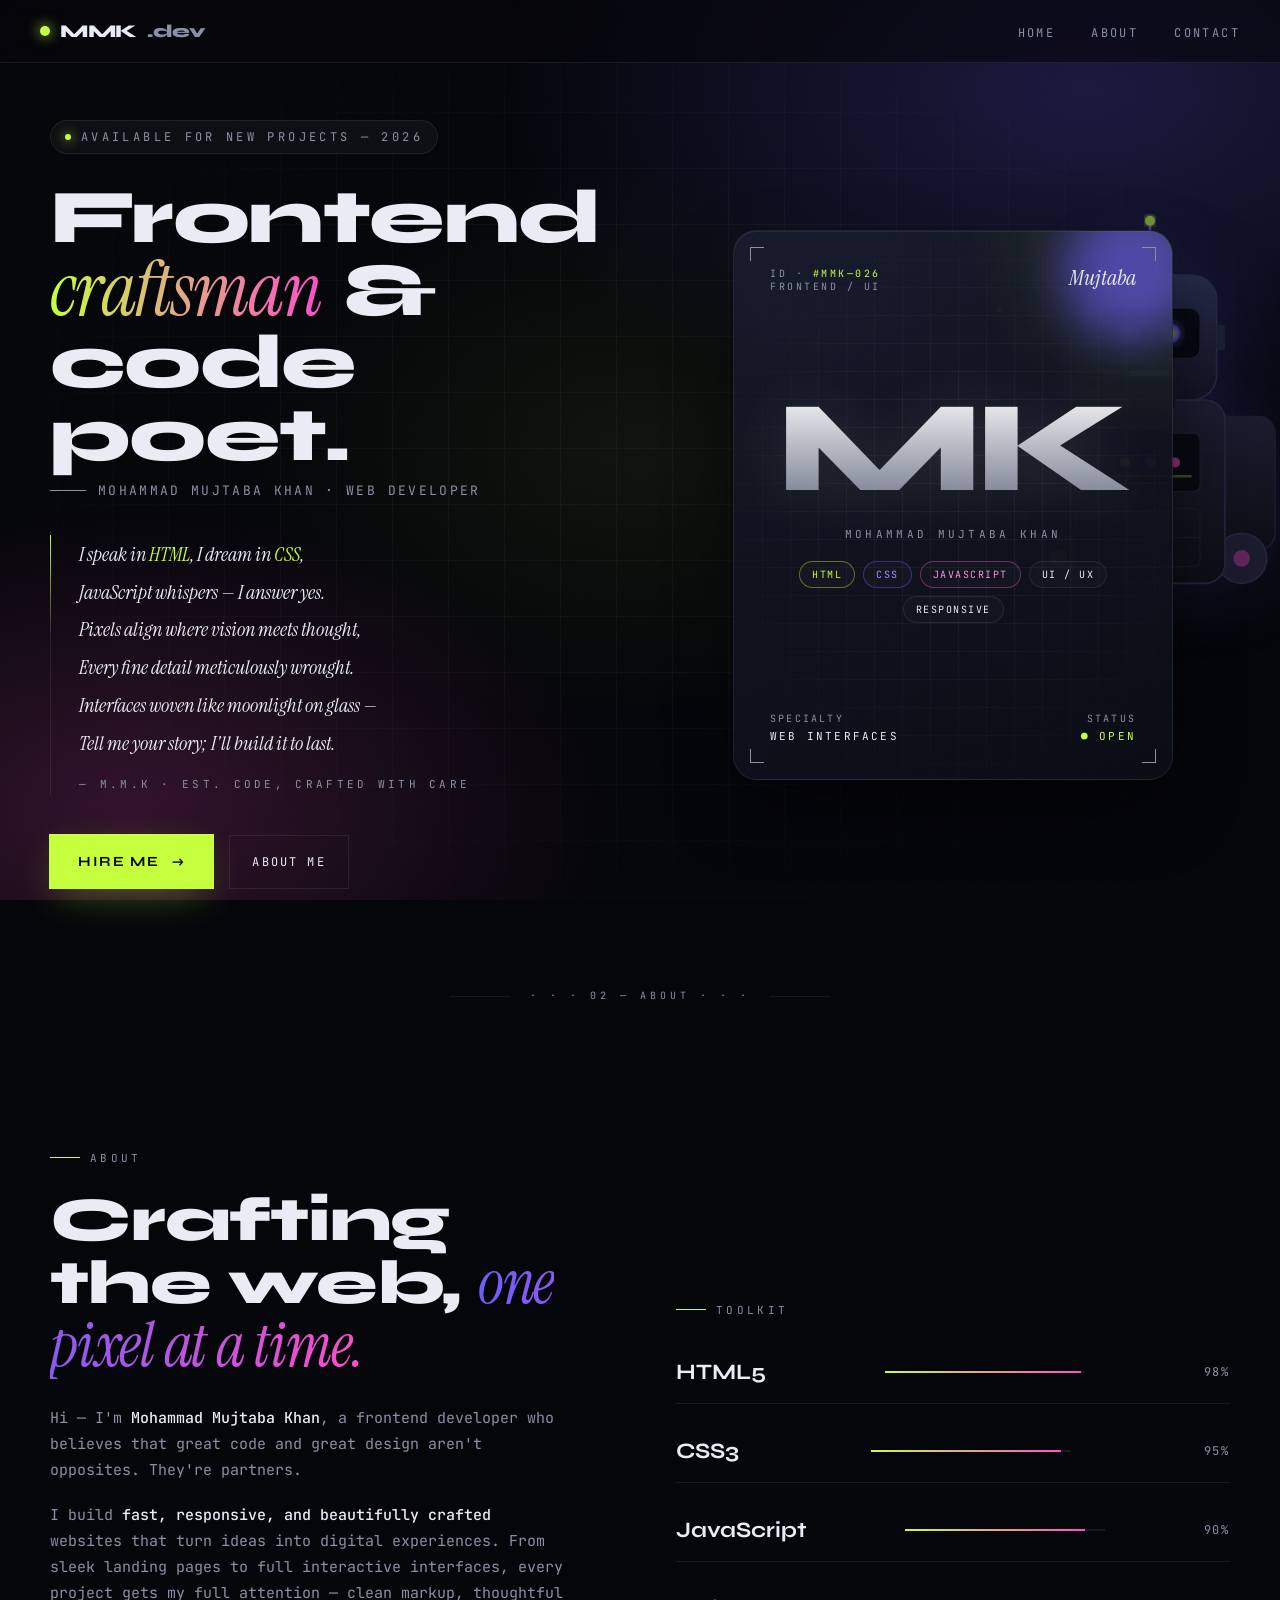
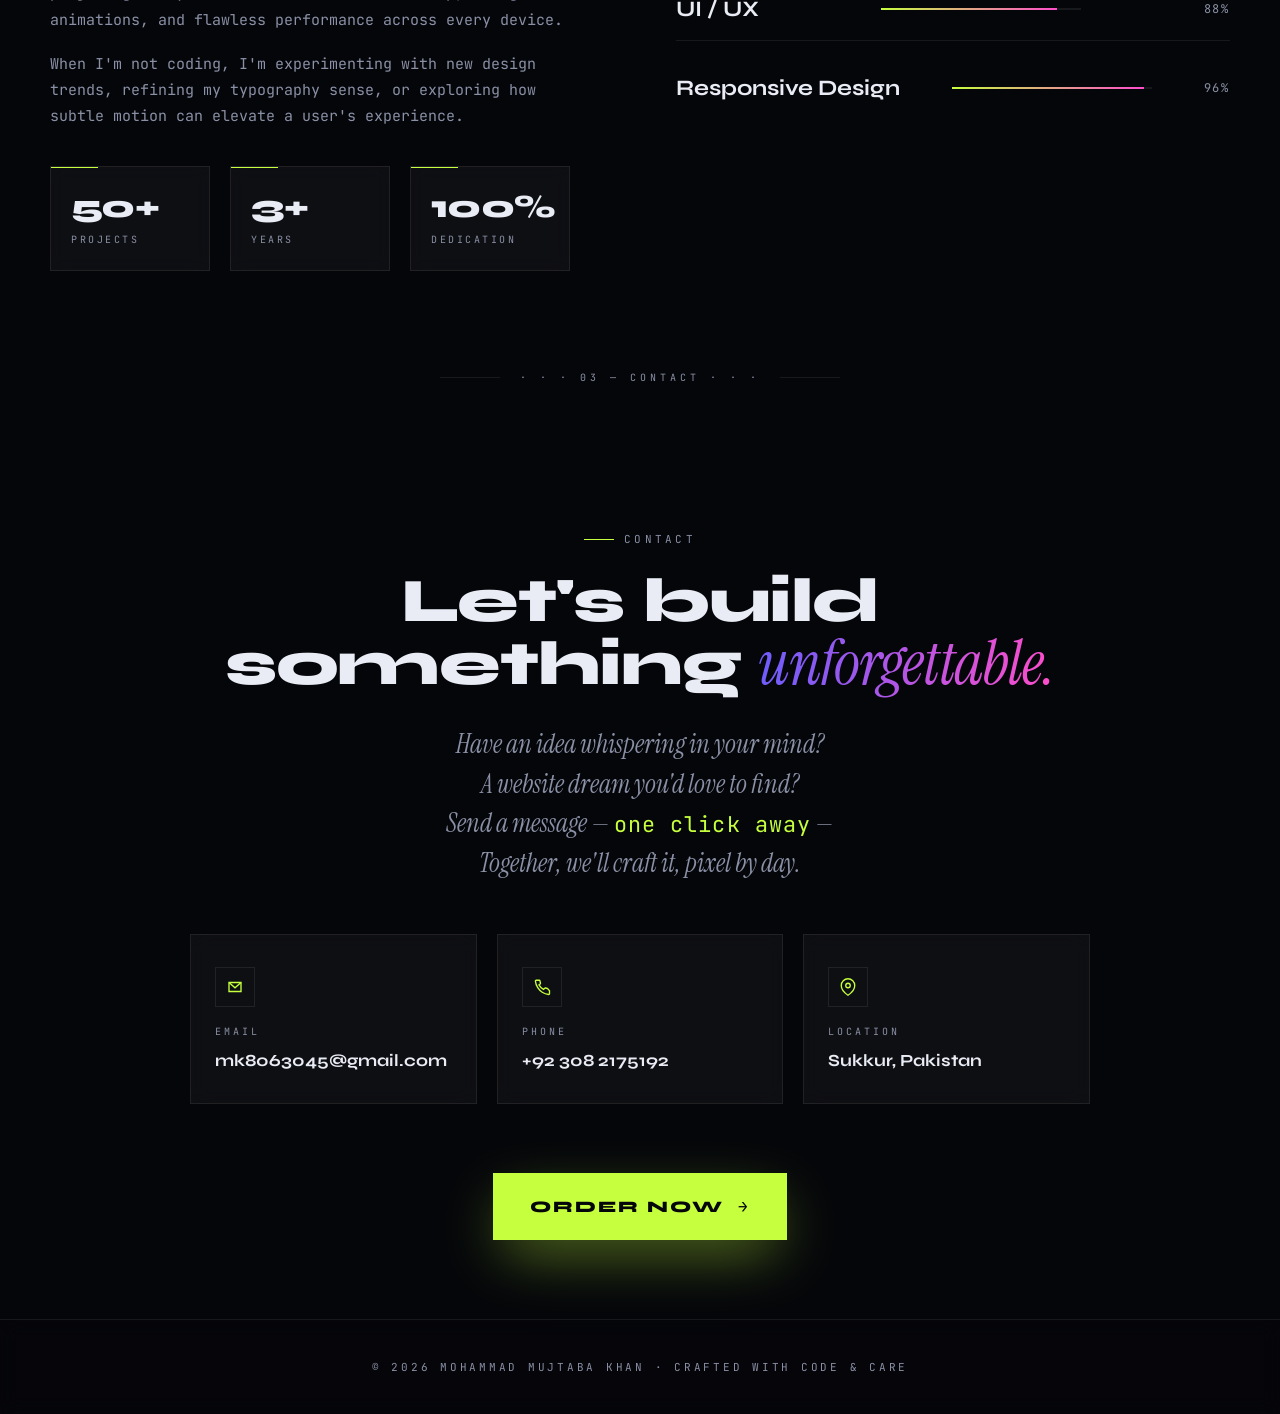
<file: Dev.html>
<!DOCTYPE html>
<html lang="en">
<head>
    <meta charset="UTF-8">
    <meta name="viewport" content="width=device-width, initial-scale=1.0">
    <title>Mohammad Mujtaba Khan — Frontend Developer</title>
<link rel="preconnect" href="https://fonts.googleapis.com">
<link rel="preconnect" href="https://fonts.gstatic.com" crossorigin>
<link href="https://fonts.googleapis.com/css2?family=Instrument+Serif:ital@0;1&family=JetBrains+Mono:wght@300;400;500&family=Syne:wght@500;700;800&display=swap" rel="stylesheet">
<link rel="stylesheet" href="Dev.css">
</head>
<body>
    
<!-- Ambient bg -->
<div class="ambient"></div>
<div class="grid-lines"></div>

<!-- ANIMATED ROBOT (fixed background) -->
<div class="robot-stage">
  <svg class="robot" viewBox="0 0 600 700" xmlns="http://www.w3.org/2000/svg">
    <defs>
      <linearGradient id="bodyGrad" x1="0%" y1="0%" x2="0%" y2="100%">
        <stop offset="0%" stop-color="#2a2f4a"/>
        <stop offset="100%" stop-color="#12141f"/>
      </linearGradient>
      <linearGradient id="headGrad" x1="0%" y1="0%" x2="0%" y2="100%">
        <stop offset="0%" stop-color="#3a4066"/>
        <stop offset="100%" stop-color="#1a1d30"/>
      </linearGradient>
      <radialGradient id="eyeGrad">
        <stop offset="0%" stop-color="#c6ff3d"/>
        <stop offset="70%" stop-color="#6d5dfc"/>
        <stop offset="100%" stop-color="#05060a"/>
      </radialGradient>
      <filter id="glow">
        <feGaussianBlur stdDeviation="4" result="blur"/>
        <feMerge><feMergeNode in="blur"/><feMergeNode in="SourceGraphic"/></feMerge>
      </filter>
    </defs>

    <!-- Antenna -->
    <line x1="300" y1="80" x2="300" y2="140" stroke="#6d5dfc" stroke-width="3"/>
    <circle class="robot-antenna-light" cx="300" cy="75" r="6" fill="#c6ff3d" filter="url(#glow)"/>

    <!-- Arms -->
    <g class="robot-arm-l">
      <rect x="150" y="310" width="80" height="160" rx="20" fill="url(#bodyGrad)" stroke="#2a2f4a" stroke-width="2"/>
      <circle cx="190" cy="480" r="30" fill="#2a2f4a" stroke="#3a4066" stroke-width="2"/>
      <circle cx="190" cy="480" r="10" fill="#c6ff3d" opacity="0.6"/>
    </g>
    <g class="robot-arm-r">
      <rect x="370" y="310" width="80" height="160" rx="20" fill="url(#bodyGrad)" stroke="#2a2f4a" stroke-width="2"/>
      <circle cx="410" cy="480" r="30" fill="#2a2f4a" stroke="#3a4066" stroke-width="2"/>
      <circle cx="410" cy="480" r="10" fill="#ff4dcb" opacity="0.6"/>
    </g>

    <!-- Body -->
    <rect x="210" y="290" width="180" height="220" rx="24" fill="url(#bodyGrad)" stroke="#3a4066" stroke-width="2"/>
    <!-- Chest panel -->
    <rect x="240" y="330" width="120" height="70" rx="8" fill="#0a0d16" stroke="#2a2f4a" stroke-width="1.5"/>
    <circle class="robot-chest-light" cx="270" cy="365" r="6" fill="#c6ff3d"/>
    <circle class="robot-chest-light" cx="300" cy="365" r="6" fill="#6d5dfc" style="animation-delay:0.3s"/>
    <circle class="robot-chest-light" cx="330" cy="365" r="6" fill="#ff4dcb" style="animation-delay:0.6s"/>
    <rect x="250" y="380" width="100" height="3" rx="1" fill="#c6ff3d" opacity="0.5"/>
    <rect x="250" y="388" width="70" height="3" rx="1" fill="#6d5dfc" opacity="0.5"/>

    <!-- body grid lines -->
    <rect x="240" y="420" width="120" height="70" rx="6" fill="none" stroke="#2a2f4a" stroke-width="1"/>
    <line x1="240" y1="455" x2="360" y2="455" stroke="#2a2f4a" stroke-width="1"/>
    <line x1="300" y1="420" x2="300" y2="490" stroke="#2a2f4a" stroke-width="1"/>

    <!-- Head -->
    <g class="robot-head">
      <rect x="220" y="140" width="160" height="150" rx="30" fill="url(#headGrad)" stroke="#3a4066" stroke-width="2"/>
      <!-- Visor background -->
      <rect x="240" y="180" width="120" height="60" rx="12" fill="#05060a" stroke="#2a2f4a" stroke-width="1.5"/>
      <!-- Eyes -->
      <g class="robot-eye" style="transform-origin:275px 210px">
        <circle cx="275" cy="210" r="14" fill="url(#eyeGrad)" filter="url(#glow)"/>
      </g>
      <g class="robot-eye" style="transform-origin:325px 210px;animation-delay:0.05s">
        <circle cx="325" cy="210" r="14" fill="url(#eyeGrad)" filter="url(#glow)"/>
      </g>
      <!-- Mouth -->
      <rect x="275" y="255" width="50" height="6" rx="3" fill="#c6ff3d" opacity="0.7"/>
      <!-- Side details -->
      <rect x="210" y="200" width="10" height="30" rx="3" fill="#2a2f4a"/>
      <rect x="380" y="200" width="10" height="30" rx="3" fill="#2a2f4a"/>
    </g>

    <!-- Base / Neck -->
    <rect x="270" y="285" width="60" height="15" rx="4" fill="#1a1d30" stroke="#2a2f4a" stroke-width="1"/>

    <!-- Floating particles -->
    <circle cx="120" cy="200" r="3" fill="#c6ff3d" opacity="0.6">
      <animate attributeName="cy" values="200;180;200" dur="3s" repeatCount="indefinite"/>
    </circle>
    <circle cx="480" cy="250" r="2" fill="#ff4dcb" opacity="0.6">
      <animate attributeName="cy" values="250;220;250" dur="4s" repeatCount="indefinite"/>
    </circle>
    <circle cx="100" cy="400" r="2" fill="#6d5dfc" opacity="0.6">
      <animate attributeName="cy" values="400;380;400" dur="3.5s" repeatCount="indefinite"/>
    </circle>
    <circle cx="500" cy="550" r="3" fill="#c6ff3d" opacity="0.5">
      <animate attributeName="cy" values="550;530;550" dur="4s" repeatCount="indefinite"/>
    </circle>
  </svg>
</div>

<!-- NAVIGATION -->
<nav class="nav">
  <a href="#home" class="logo">
    <span class="logo-dot"></span>
    MMK<span style="color:var(--ink-dim)">.dev</span>
  </a>
  <ul class="nav-links">
    <li><a href="#home">Home</a></li>
    <li><a href="#about">About</a></li>
    <li><a href="#contact">Contact</a></li>
  </ul>
</nav>

<!-- HOME -->
<section id="home">
  <div class="container">
    <div class="home-grid">
      <div>
        <div class="eyebrow rise d-1">
          <span class="dot"></span>
          Available for new projects — 2026
        </div>
        <h1 class="name rise d-2">
          Frontend<br/>
          <span class="italic">craftsman</span> &amp; code poet.
        </h1>
        <div class="role rise d-3">Mohammad Mujtaba Khan · Web Developer</div>

        <div class="poem rise d-4">
          <p>I speak in <span class="accent">HTML</span>, I dream in <span class="accent">CSS</span>,</p>
          <p>JavaScript whispers — I answer yes.</p>
          <p>Pixels align where vision meets thought,</p>
          <p>Every fine detail meticulously wrought.</p>
          <p>Interfaces woven like moonlight on glass —</p>
          <p>Tell me your story; I'll build it to last.</p>
          <div class="signoff">— M.M.K · Est. code, crafted with care</div>
        </div>

        <div class="cta-row rise d-5">
          <a class="cta" href="mailto:mk8063045@gmail.com?subject=Project%20Inquiry%20—%20Let%27s%20Build%20Something&body=Hi%20Mujtaba%2C%0A%0AI%27d%20like%20to%20discuss%20a%20project%20with%20you.%0A%0AProject%20type%3A%20%0ATimeline%3A%20%0ABudget%3A%20%0A%0ADetails%3A%0A%0AThanks%21">
            Hire Me <span class="arrow">→</span>
          </a>
          <a class="cta-ghost" href="#about">About Me</a>
        </div>
      </div>

      <!-- 3D Card -->
      <div class="card-wrap rise d-3">
        <div class="card" id="tiltCard">
          <div class="card-face">
            <div class="card-grid"></div>
            <div class="orb orb-1"></div>
            <div class="orb orb-2"></div>
            <div class="card-glow"></div>
            <span class="tick t-tl"></span><span class="tick t-tr"></span>
            <span class="tick t-bl"></span><span class="tick t-br"></span>
            <div class="card-header">
              <div class="id-tag">ID · <span>#MMK—026</span><br/>Frontend / UI</div>
              <div class="sig">Mujtaba</div>
            </div>
            <div class="card-center">
              <div class="initials">MK</div>
              <div class="full-name">Mohammad Mujtaba Khan</div>
              <div class="skills">
                <span class="chip c-1">HTML</span>
                <span class="chip c-2">CSS</span>
                <span class="chip c-3">JavaScript</span>
                <span class="chip">UI / UX</span>
                <span class="chip">Responsive</span>
              </div>
            </div>
            <div class="card-footer">
              <div>Specialty<span class="val">Web Interfaces</span></div>
              <div style="text-align:right">Status<span class="val" style="color:var(--accent)">● Open</span></div>
            </div>
          </div>
        </div>
      </div>
    </div>
  </div>
</section>

<div class="section-divider">· · · 02 — About · · ·</div>

<!-- ABOUT -->
<section id="about">
  <div class="container">
    <div class="about-grid">
      <div class="reveal">
        <div class="section-label">About</div>
        <h2 class="heading">Crafting the web, <span class="italic">one pixel at a time.</span></h2>
        <div class="about-text">
          <p>Hi — I'm <strong>Mohammad Mujtaba Khan</strong>, a frontend developer who believes that great code and great design aren't opposites. They're partners.</p>
          <p>I build <strong>fast, responsive, and beautifully crafted</strong> websites that turn ideas into digital experiences. From sleek landing pages to full interactive interfaces, every project gets my full attention — clean markup, thoughtful animations, and flawless performance across every device.</p>
          <p>When I'm not coding, I'm experimenting with new design trends, refining my typography sense, or exploring how subtle motion can elevate a user's experience.</p>
        </div>

        <div class="stats">
          <div class="stat">
            <div class="stat-num">50+</div>
            <div class="stat-label">Projects</div>
          </div>
          <div class="stat">
            <div class="stat-num">3+</div>
            <div class="stat-label">Years</div>
          </div>
          <div class="stat">
            <div class="stat-num">100%</div>
            <div class="stat-label">Dedication</div>
          </div>
        </div>
      </div>

      <div class="reveal">
        <div class="section-label">Toolkit</div>
        <div class="skill-list">
          <div class="skill-row">
            <span class="skill-name">HTML5</span>
            <span class="skill-bar" style="--fill:98%"></span>
            <span class="skill-pct">98%</span>
          </div>
          <div class="skill-row">
            <span class="skill-name">CSS3</span>
            <span class="skill-bar" style="--fill:95%"></span>
            <span class="skill-pct">95%</span>
          </div>
          <div class="skill-row">
            <span class="skill-name">JavaScript</span>
            <span class="skill-bar" style="--fill:90%"></span>
            <span class="skill-pct">90%</span>
          </div>
          <div class="skill-row">
            <span class="skill-name">UI / UX</span>
            <span class="skill-bar" style="--fill:88%"></span>
            <span class="skill-pct">88%</span>
          </div>
          <div class="skill-row">
            <span class="skill-name">Responsive Design</span>
            <span class="skill-bar" style="--fill:96%"></span>
            <span class="skill-pct">96%</span>
          </div>
        </div>
      </div>
    </div>
  </div>
</section>

<div class="section-divider">· · · 03 — Contact · · ·</div>

<!-- CONTACT -->
<section id="contact">
  <div class="container">
    <div class="contact-wrap reveal">
      <div class="section-label" style="justify-content:center">Contact</div>
      <h2 class="heading">Let's build something <span class="italic">unforgettable.</span></h2>
      <p class="contact-poem">
        Have an idea whispering in your mind?<br/>
        A website dream you'd love to find?<br/>
        Send a message — <span class="accent">one click away</span> —<br/>
        Together, we'll craft it, pixel by day.
      </p>

      <div class="contact-methods">
        <a class="contact-card" href="mailto:mk8063045@gmail.com?subject=Project%20Inquiry">
          <div class="contact-icon">
            <svg width="18" height="18" viewBox="0 0 24 24" fill="none" stroke="currentColor" stroke-width="1.8"><path d="M4 6h16v12H4z"/><path d="M4 6l8 7 8-7"/></svg>
          </div>
          <div class="contact-title">Email</div>
          <div class="contact-value">mk8063045@gmail.com</div>
        </a>
        <a class="contact-card" href="tel:+923082175192">
          <div class="contact-icon">
            <svg width="18" height="18" viewBox="0 0 24 24" fill="none" stroke="currentColor" stroke-width="1.8"><path d="M22 16.92V21a1 1 0 01-1.09 1 19.86 19.86 0 01-8.63-3.07 19.5 19.5 0 01-6-6A19.86 19.86 0 013.21 4.1 1 1 0 014.2 3h4.09a1 1 0 011 .75 12.84 12.84 0 00.7 2.81 1 1 0 01-.22 1L7.91 9.27a16 16 0 006 6l1.71-1.71a1 1 0 011-.22 12.84 12.84 0 002.81.7 1 1 0 01.75 1z"/></svg>
          </div>
          <div class="contact-title">Phone</div>
          <div class="contact-value">+92 308 2175192</div>
        </a>
        <a class="contact-card" href="#" onclick="return false">
          <div class="contact-icon">
            <svg width="18" height="18" viewBox="0 0 24 24" fill="none" stroke="currentColor" stroke-width="1.8"><path d="M21 10c0 7-9 13-9 13s-9-6-9-13a9 9 0 0118 0z"/><circle cx="12" cy="10" r="3"/></svg>
          </div>
          <div class="contact-title">Location</div>
          <div class="contact-value">Sukkur, Pakistan</div>
        </a>
      </div>

      <a class="big-cta" href="mailto:mk8063045@gmail.com?subject=Project%20Inquiry%20—%20Let%27s%20Build%20Something&body=Hi%20Mujtaba%2C%0A%0AI%27d%20like%20to%20discuss%20a%20project%20with%20you.%0A%0AProject%20type%3A%20%0ATimeline%3A%20%0ABudget%3A%20%0A%0ADetails%3A%0A%0AThanks%21">
        Order Now <span style="font-family:'JetBrains Mono',monospace">→</span>
      </a>
    </div>
  </div>
</section>

<!-- FOOTER -->
<footer>
  © 2026 Mohammad Mujtaba Khan · Crafted with code &amp; care
</footer>

<div class="noise"></div>







<script src="devv.js"></script>

</body>
</html>
</file>
<file: Dev.css>
:root{
    --bg-0:#05060a;
    --bg-1:#0a0d16;
    --ink:#e9ecf5;
    --ink-dim:#8a90a5;
    --accent:#c6ff3d;
    --accent-2:#6d5dfc;
    --accent-3:#ff4dcb;
    --glass:rgba(255,255,255,0.04);
    --line:rgba(255,255,255,0.08);
  }

  *{box-sizing:border-box;margin:0;padding:0}

  html{scroll-behavior:smooth}

  body{
    background:var(--bg-0);
    color:var(--ink);
    font-family:'JetBrains Mono', monospace;
    overflow-x:hidden;
    min-height:100vh;
  }

  /* ---------- NAVIGATION ---------- */
  .nav{
    position:fixed;top:0;left:0;right:0;z-index:100;
    padding:20px 40px;
    display:flex;justify-content:space-between;align-items:center;
    backdrop-filter:blur(14px);
    background:rgba(5,6,10,0.6);
    border-bottom:1px solid var(--line);
  }
  .logo{
    font-family:'Syne', sans-serif;
    font-weight:800;
    font-size:18px;
    letter-spacing:-0.02em;
    color:var(--ink);
    text-decoration:none;
    display:flex;align-items:center;gap:10px;
  }
  .logo .logo-dot{
    width:10px;height:10px;border-radius:50%;
    background:var(--accent);
    box-shadow:0 0 14px var(--accent);
    animation:pulse 1.8s ease-in-out infinite;
  }
  .nav-links{display:flex;gap:36px;list-style:none}
  .nav-links a{
    font-family:'JetBrains Mono', monospace;
    font-size:12px;
    letter-spacing:0.2em;
    text-transform:uppercase;
    color:var(--ink-dim);
    text-decoration:none;
    transition:color .3s;
    position:relative;
  }
  .nav-links a:hover{color:var(--accent)}
  .nav-links a::after{
    content:"";position:absolute;left:0;bottom:-6px;
    width:0;height:1px;background:var(--accent);transition:width .3s;
  }
  .nav-links a:hover::after{width:100%}

  @media (max-width: 700px){
    .nav{padding:16px 20px}
    .nav-links{gap:20px}
    .nav-links a{font-size:11px;letter-spacing:0.15em}
  }

  /* ---------- ANIMATED ROBOT (BACKGROUND) ---------- */
  .robot-stage{
    position:fixed;
    top:50%;
    right:-120px;
    transform:translateY(-50%);
    width:500px;height:600px;
    z-index:0;
    pointer-events:none;
    opacity:0.55;
    filter:drop-shadow(0 0 40px rgba(109,93,252,0.3));
  }
  @media (max-width:900px){
    .robot-stage{
      right:-200px;
      opacity:0.25;
      width:400px;height:480px;
    }
  }

  .robot{
    width:100%;height:100%;
    animation:robot-float 6s ease-in-out infinite;
  }
  @keyframes robot-float{
    0%,100%{transform:translateY(0) rotate(-2deg)}
    50%{transform:translateY(-20px) rotate(2deg)}
  }
  .robot-head{transform-origin:center; animation:head-tilt 4s ease-in-out infinite}
  @keyframes head-tilt{
    0%,100%{transform:rotate(0deg)}
    25%{transform:rotate(-3deg)}
    75%{transform:rotate(3deg)}
  }
  .robot-eye{animation:blink 4s infinite}
  @keyframes blink{
    0%,45%,55%,100%{transform:scaleY(1)}
    50%{transform:scaleY(0.1)}
  }
  .robot-antenna-light{animation:antenna-pulse 1.5s ease-in-out infinite}
  @keyframes antenna-pulse{
    0%,100%{opacity:1;r:6}
    50%{opacity:0.4;r:4}
  }
  .robot-chest-light{animation:chest-pulse 2s ease-in-out infinite}
  @keyframes chest-pulse{
    0%,100%{opacity:1}
    50%{opacity:0.3}
  }
  .robot-arm-l{transform-origin:230px 340px; animation:arm-wave-l 3s ease-in-out infinite}
  .robot-arm-r{transform-origin:370px 340px; animation:arm-wave-r 3s ease-in-out infinite}
  @keyframes arm-wave-l{
    0%,100%{transform:rotate(0deg)}
    50%{transform:rotate(-8deg)}
  }
  @keyframes arm-wave-r{
    0%,100%{transform:rotate(0deg)}
    50%{transform:rotate(8deg)}
  }

  /* ---------- AMBIENT BG ---------- */
  .ambient{
    position:fixed;inset:0;z-index:-2;
    background:
      radial-gradient(1000px 600px at 85% 10%, rgba(109,93,252,0.22), transparent 60%),
      radial-gradient(800px 500px at 10% 90%, rgba(255,77,203,0.18), transparent 60%),
      radial-gradient(600px 400px at 50% 50%, rgba(198,255,61,0.06), transparent 70%);
  }
  .grid-lines{
    position:fixed;inset:0;z-index:-1;
    background-image:
      linear-gradient(rgba(255,255,255,0.03) 1px, transparent 1px),
      linear-gradient(90deg, rgba(255,255,255,0.03) 1px, transparent 1px);
    background-size:56px 56px;
    mask-image:radial-gradient(ellipse at center, #000 40%, transparent 80%);
    -webkit-mask-image:radial-gradient(ellipse at center, #000 40%, transparent 80%);
  }
  .noise{
    position:fixed;inset:0;pointer-events:none;z-index:80;opacity:0.04;
    background-image:url("data:image/svg+xml;utf8,<svg xmlns='http://www.w3.org/2000/svg' width='160' height='160'><filter id='n'><feTurbulence type='fractalNoise' baseFrequency='0.9' numOctaves='2'/></filter><rect width='100%' height='100%' filter='url(%23n)' opacity='0.6'/></svg>");
    mix-blend-mode:overlay;
  }

  /* ---------- SECTIONS ---------- */
  section{
    position:relative;
    min-height:100vh;
    padding:120px 40px 80px;
    display:flex;align-items:center;
    z-index:2;
  }
  @media (max-width: 700px){
    section{padding:100px 20px 60px}
  }

  .container{
    width:min(1180px, 100%);
    margin:0 auto;
    position:relative;
    z-index:3;
  }

  .section-label{
    display:inline-flex;align-items:center;gap:10px;
    font-size:11px;letter-spacing:0.3em;text-transform:uppercase;
    color:var(--ink-dim);
    margin-bottom:24px;
  }
  .section-label::before{
    content:"";width:30px;height:1px;background:var(--accent);
  }

  /* ---------- HOME ---------- */
  .home-grid{
    display:grid;
    grid-template-columns: 1fr 1fr;
    gap:72px;
    align-items:center;
  }
  @media (max-width: 900px){.home-grid{grid-template-columns:1fr;gap:56px}}

  .eyebrow{
    display:inline-flex;align-items:center;gap:10px;
    font-size:12px;letter-spacing:0.28em;text-transform:uppercase;
    color:var(--ink-dim);
    padding:8px 14px;
    border:1px solid var(--line);
    border-radius:999px;
    background:var(--glass);
    backdrop-filter:blur(8px);
    margin-bottom:28px;
  }
  .eyebrow .dot{
    width:6px;height:6px;border-radius:50%;
    background:var(--accent);
    box-shadow:0 0 12px var(--accent);
    animation:pulse 1.8s ease-in-out infinite;
  }
  @keyframes pulse{
    0%,100%{opacity:1;transform:scale(1)}
    50%{opacity:0.4;transform:scale(0.75)}
  }

  h1.name{
    font-family:'Syne', sans-serif;
    font-weight:800;
    font-size:clamp(42px, 6vw, 76px);
    line-height:0.95;
    letter-spacing:-0.02em;
    margin-bottom:10px;
  }
  h1 .italic{
    font-family:'Instrument Serif', serif;
    font-style:italic;
    font-weight:400;
    background:linear-gradient(90deg, var(--accent), var(--accent-3));
    -webkit-background-clip:text;background-clip:text;color:transparent;
  }

  .role{
    font-family:'JetBrains Mono', monospace;
    font-size:13px;
    color:var(--ink-dim);
    letter-spacing:0.18em;
    text-transform:uppercase;
    margin-bottom:36px;
    display:flex;align-items:center;gap:12px;
  }
  .role::before{content:"";width:36px;height:1px;background:var(--ink-dim)}

  .poem{
    position:relative;
    border-left:1px solid var(--line);
    padding:4px 0 4px 28px;
    margin-bottom:40px;
  }
  .poem::before{
    content:"";
    position:absolute;left:-1px;top:0;width:1px;height:40%;
    background:linear-gradient(180deg, var(--accent), transparent);
  }
  .poem p{
    font-family:'Instrument Serif', serif;
    font-size:clamp(19px, 1.6vw, 23px);
    line-height:1.55;
    font-style:italic;
  }
  .poem p + p{margin-top:6px}
  .poem .accent{color:var(--accent)}
  .signoff{
    font-size:11px;letter-spacing:0.3em;text-transform:uppercase;
    color:var(--ink-dim);margin-top:18px;
  }

  .cta-row{display:flex;gap:16px;flex-wrap:wrap;align-items:center}

  .cta{
    position:relative;
    display:inline-flex;align-items:center;gap:12px;
    padding:18px 28px;
    font-family:'Syne', sans-serif;
    font-weight:700;font-size:14px;letter-spacing:0.12em;text-transform:uppercase;
    color:var(--bg-0);
    background:var(--accent);
    text-decoration:none;
    cursor:pointer;overflow:hidden;
    transition:transform .35s cubic-bezier(.2,.8,.2,1), box-shadow .35s;
    box-shadow:0 0 0 1px var(--accent), 0 12px 40px -10px rgba(198,255,61,0.4);
    border:none;
  }
  .cta::after{
    content:"";position:absolute;inset:0;
    background:linear-gradient(120deg, transparent 30%, rgba(255,255,255,0.5) 50%, transparent 70%);
    transform:translateX(-100%);transition:transform .6s ease;
  }
  .cta:hover{transform:translateY(-3px);box-shadow:0 0 0 1px var(--accent), 0 20px 50px -10px rgba(198,255,61,0.55)}
  .cta:hover::after{transform:translateX(100%)}
  .cta .arrow{display:inline-block;transition:transform .35s ease}
  .cta:hover .arrow{transform:translateX(4px)}

  .cta-ghost{
    display:inline-flex;align-items:center;gap:10px;
    padding:18px 22px;
    font-size:12px;letter-spacing:0.18em;text-transform:uppercase;
    color:var(--ink);background:transparent;
    border:1px solid var(--line);text-decoration:none;
    transition:all .3s ease;
  }
  .cta-ghost:hover{border-color:var(--ink);background:var(--glass)}

  /* ---------- 3D CARD ---------- */
  .card-wrap{perspective:1400px;display:flex;justify-content:center}
  .card{
    position:relative;
    width:min(440px, 100%);
    aspect-ratio: 1 / 1.25;
    border-radius:24px;
    transform-style:preserve-3d;
    transition:transform .2s ease-out;
    will-change:transform;
  }
  .card-face{
    position:absolute;inset:0;border-radius:24px;padding:36px;
    background:
      linear-gradient(160deg, rgba(22,26,40,0.92), rgba(10,13,22,0.96)),
      radial-gradient(circle at 20% 10%, rgba(109,93,252,0.3), transparent 50%);
    border:1px solid var(--line);
    overflow:hidden;
    display:flex;flex-direction:column;justify-content:space-between;
    backdrop-filter:blur(20px);
    box-shadow:0 30px 80px -20px rgba(0,0,0,0.8), inset 0 1px 0 rgba(255,255,255,0.06);
  }
  .card-face::before{
    content:"";position:absolute;top:-50%;right:-50%;
    width:100%;height:100%;
    background:radial-gradient(circle, rgba(198,255,61,0.12), transparent 60%);
    transform:translateZ(20px);
  }
  .card-glow{
    position:absolute;inset:0;border-radius:24px;
    background:radial-gradient(600px circle at var(--mx,50%) var(--my,50%), rgba(198,255,61,0.15), transparent 40%);
    opacity:0;transition:opacity .3s ease;pointer-events:none;
  }
  .card:hover .card-glow{opacity:1}
  .card-header{
    display:flex;justify-content:space-between;align-items:flex-start;
    position:relative;z-index:2;transform:translateZ(40px);
  }
  .id-tag{font-size:10px;letter-spacing:0.25em;text-transform:uppercase;color:var(--ink-dim)}
  .id-tag span{color:var(--accent)}
  .sig{font-family:'Instrument Serif', serif;font-style:italic;font-size:22px;line-height:1}
  .card-center{position:relative;z-index:2;transform:translateZ(60px);text-align:center;padding:8px 0}
  .initials{
    font-family:'Syne', sans-serif;font-weight:800;
    font-size:clamp(90px, 14vw, 130px);line-height:1;letter-spacing:-0.04em;
    background:linear-gradient(180deg, #ffffff 0%, #6c7287 100%);
    -webkit-background-clip:text;background-clip:text;color:transparent;
    filter:drop-shadow(0 4px 30px rgba(255,255,255,0.1));
  }
  .full-name{font-size:11px;letter-spacing:0.3em;text-transform:uppercase;color:var(--ink-dim);margin-top:14px}
  .skills{
    display:flex;flex-wrap:wrap;gap:8px;margin-top:20px;justify-content:center;
    position:relative;z-index:2;transform:translateZ(50px);
  }
  .chip{
    font-size:10px;letter-spacing:0.15em;text-transform:uppercase;
    padding:6px 12px;border:1px solid var(--line);border-radius:999px;
    background:rgba(255,255,255,0.02);
  }
  .chip.c-1{border-color:rgba(198,255,61,0.4);color:var(--accent)}
  .chip.c-2{border-color:rgba(109,93,252,0.4);color:#9f93ff}
  .chip.c-3{border-color:rgba(255,77,203,0.4);color:#ff8ddc}
  .card-footer{
    display:flex;justify-content:space-between;align-items:flex-end;
    position:relative;z-index:2;transform:translateZ(40px);
    font-size:10px;letter-spacing:0.22em;text-transform:uppercase;color:var(--ink-dim);
  }
  .card-footer .val{color:var(--ink);display:block;margin-top:4px;font-size:11px}
  .orb{position:absolute;border-radius:50%;filter:blur(24px);opacity:0.6}
  .orb-1{width:140px;height:140px;background:var(--accent-2);top:-30px;right:-30px;transform:translateZ(10px)}
  .orb-2{width:100px;height:100px;background:var(--accent-3);bottom:20px;left:-20px;transform:translateZ(10px)}
  .card-grid{
    position:absolute;inset:0;border-radius:24px;
    background-image:linear-gradient(rgba(255,255,255,0.04) 1px, transparent 1px),linear-gradient(90deg, rgba(255,255,255,0.04) 1px, transparent 1px);
    background-size:28px 28px;
    mask-image:radial-gradient(ellipse at center, #000 30%, transparent 90%);
    -webkit-mask-image:radial-gradient(ellipse at center, #000 30%, transparent 90%);
    transform:translateZ(5px);
  }
  .tick{position:absolute;width:14px;height:14px;border:1px solid var(--ink-dim);transform:translateZ(30px)}
  .tick.t-tl{top:16px;left:16px;border-right:none;border-bottom:none}
  .tick.t-tr{top:16px;right:16px;border-left:none;border-bottom:none}
  .tick.t-bl{bottom:16px;left:16px;border-right:none;border-top:none}
  .tick.t-br{bottom:16px;right:16px;border-left:none;border-top:none}
  .card:not(:hover){animation:float 6s ease-in-out infinite}
  @keyframes float{
    0%,100%{transform:rotateX(0) rotateY(0) translateY(0)}
    50%{transform:rotateX(0) rotateY(0) translateY(-10px)}
  }

  /* ---------- ABOUT ---------- */
  .about-grid{
    display:grid;
    grid-template-columns: 1fr 1fr;
    gap:72px;align-items:center;
  }
  @media (max-width: 900px){.about-grid{grid-template-columns:1fr;gap:48px}}

  h2.heading{
    font-family:'Syne', sans-serif;font-weight:800;
    font-size:clamp(36px, 5vw, 62px);
    line-height:1;letter-spacing:-0.02em;
    margin-bottom:28px;
  }
  h2 .italic{
    font-family:'Instrument Serif', serif;font-style:italic;font-weight:400;
    background:linear-gradient(90deg, var(--accent-2), var(--accent-3));
    -webkit-background-clip:text;background-clip:text;color:transparent;
  }

  .about-text p{
    font-size:15px;line-height:1.75;color:var(--ink-dim);
    margin-bottom:18px;max-width:520px;
  }
  .about-text p strong{color:var(--ink);font-weight:500}

  .stats{
    display:grid;grid-template-columns:repeat(3, 1fr);gap:20px;
    margin-top:36px;max-width:520px;
  }
  .stat{
    padding:24px 20px;
    border:1px solid var(--line);
    background:var(--glass);
    backdrop-filter:blur(8px);
    position:relative;overflow:hidden;
  }
  .stat::before{
    content:"";position:absolute;top:0;left:0;width:30%;height:1px;background:var(--accent);
  }
  .stat-num{
    font-family:'Syne', sans-serif;font-weight:800;
    font-size:32px;color:var(--ink);line-height:1;letter-spacing:-0.02em;
  }
  .stat-label{
    font-size:10px;letter-spacing:0.25em;text-transform:uppercase;
    color:var(--ink-dim);margin-top:10px;
  }

  /* Skills list (About) */
  .skill-list{
    display:flex;flex-direction:column;gap:16px;
  }
  .skill-row{
    display:flex;justify-content:space-between;align-items:center;
    padding:18px 0;
    border-bottom:1px solid var(--line);
  }
  .skill-row:last-child{border-bottom:none}
  .skill-name{
    font-family:'Syne', sans-serif;font-weight:700;
    font-size:22px;
  }
  .skill-bar{
    flex:1;margin:0 24px;height:2px;background:var(--line);position:relative;max-width:200px;
    overflow:hidden;
  }
  .skill-bar::after{
    content:"";position:absolute;top:0;left:0;height:100%;
    width:var(--fill, 90%);
    background:linear-gradient(90deg, var(--accent), var(--accent-3));
    animation:fill 1.5s cubic-bezier(.2,.8,.2,1) both;
  }
  @keyframes fill{from{width:0}}
  .skill-pct{
    font-size:12px;letter-spacing:0.15em;color:var(--ink-dim);
    font-family:'JetBrains Mono', monospace;
  }

  /* ---------- CONTACT ---------- */
  .contact-wrap{
    max-width:900px;margin:0 auto;text-align:center;
    position:relative;
  }
  .contact-poem{
    font-family:'Instrument Serif', serif;font-style:italic;
    font-size:clamp(20px, 2vw, 26px);
    line-height:1.55;
    color:var(--ink-dim);
    margin:30px auto 50px;
    max-width:600px;
  }
  .contact-poem .accent{color:var(--accent);font-style:normal;font-family:'JetBrains Mono', monospace;font-size:0.85em;letter-spacing:0.05em}

  .contact-methods{
    display:grid;
    grid-template-columns:repeat(3, 1fr);
    gap:20px;
    margin:50px 0;
  }
  @media (max-width: 700px){.contact-methods{grid-template-columns:1fr}}

  .contact-card{
    padding:32px 24px;
    border:1px solid var(--line);
    background:var(--glass);
    backdrop-filter:blur(10px);
    text-decoration:none;
    color:var(--ink);
    text-align:left;
    transition:all .4s cubic-bezier(.2,.8,.2,1);
    position:relative;overflow:hidden;
    display:flex;flex-direction:column;gap:12px;
  }
  .contact-card::before{
    content:"";position:absolute;top:0;left:0;height:1px;width:0;
    background:var(--accent);transition:width .4s;
  }
  .contact-card:hover{
    transform:translateY(-4px);
    border-color:rgba(198,255,61,0.3);
  }
  .contact-card:hover::before{width:100%}

  .contact-icon{
    width:40px;height:40px;
    border:1px solid var(--line);
    display:grid;place-items:center;
    color:var(--accent);
    margin-bottom:6px;
  }
  .contact-title{
    font-size:10px;letter-spacing:0.3em;text-transform:uppercase;color:var(--ink-dim);
  }
  .contact-value{
    font-family:'Syne', sans-serif;font-weight:700;font-size:17px;
    color:var(--ink);word-break:break-word;
  }

  .big-cta{
    display:inline-flex;align-items:center;gap:14px;
    padding:22px 36px;
    font-family:'Syne', sans-serif;font-weight:800;
    font-size:16px;letter-spacing:0.12em;text-transform:uppercase;
    color:var(--bg-0);background:var(--accent);
    text-decoration:none;margin-top:20px;
    box-shadow:0 0 0 1px var(--accent), 0 20px 60px -10px rgba(198,255,61,0.5);
    transition:all .35s cubic-bezier(.2,.8,.2,1);
    position:relative;overflow:hidden;
  }
  .big-cta::after{
    content:"";position:absolute;inset:0;
    background:linear-gradient(120deg, transparent 30%, rgba(255,255,255,0.5) 50%, transparent 70%);
    transform:translateX(-100%);transition:transform .6s ease;
  }
  .big-cta:hover{transform:translateY(-3px);box-shadow:0 0 0 1px var(--accent), 0 28px 70px -10px rgba(198,255,61,0.6)}
  .big-cta:hover::after{transform:translateX(100%)}

  /* ---------- FOOTER ---------- */
  footer{
    padding:40px;
    border-top:1px solid var(--line);
    text-align:center;
    font-size:11px;letter-spacing:0.25em;text-transform:uppercase;
    color:var(--ink-dim);
    background:rgba(5,6,10,0.6);
    backdrop-filter:blur(10px);
    position:relative;z-index:5;
  }

  /* Entry animations */
  @keyframes rise{from{opacity:0;transform:translateY(20px)}to{opacity:1;transform:translateY(0)}}
  .rise{animation:rise 0.9s cubic-bezier(.2,.8,.2,1) both}
  .d-1{animation-delay:.1s}.d-2{animation-delay:.25s}.d-3{animation-delay:.4s}
  .d-4{animation-delay:.55s}.d-5{animation-delay:.7s}

  /* Section reveal on scroll */
  .reveal{opacity:0;transform:translateY(40px);transition:all 1s cubic-bezier(.2,.8,.2,1)}
  .reveal.visible{opacity:1;transform:translateY(0)}

  /* Section divider */
  .section-divider{
    width:100%;text-align:center;padding:20px 0;
    font-size:10px;letter-spacing:0.4em;text-transform:uppercase;
    color:var(--ink-dim);
    position:relative;z-index:5;
  }
  .section-divider::before,.section-divider::after{
    content:"";display:inline-block;width:60px;height:1px;
    background:var(--line);vertical-align:middle;margin:0 20px;
  }
</file>
